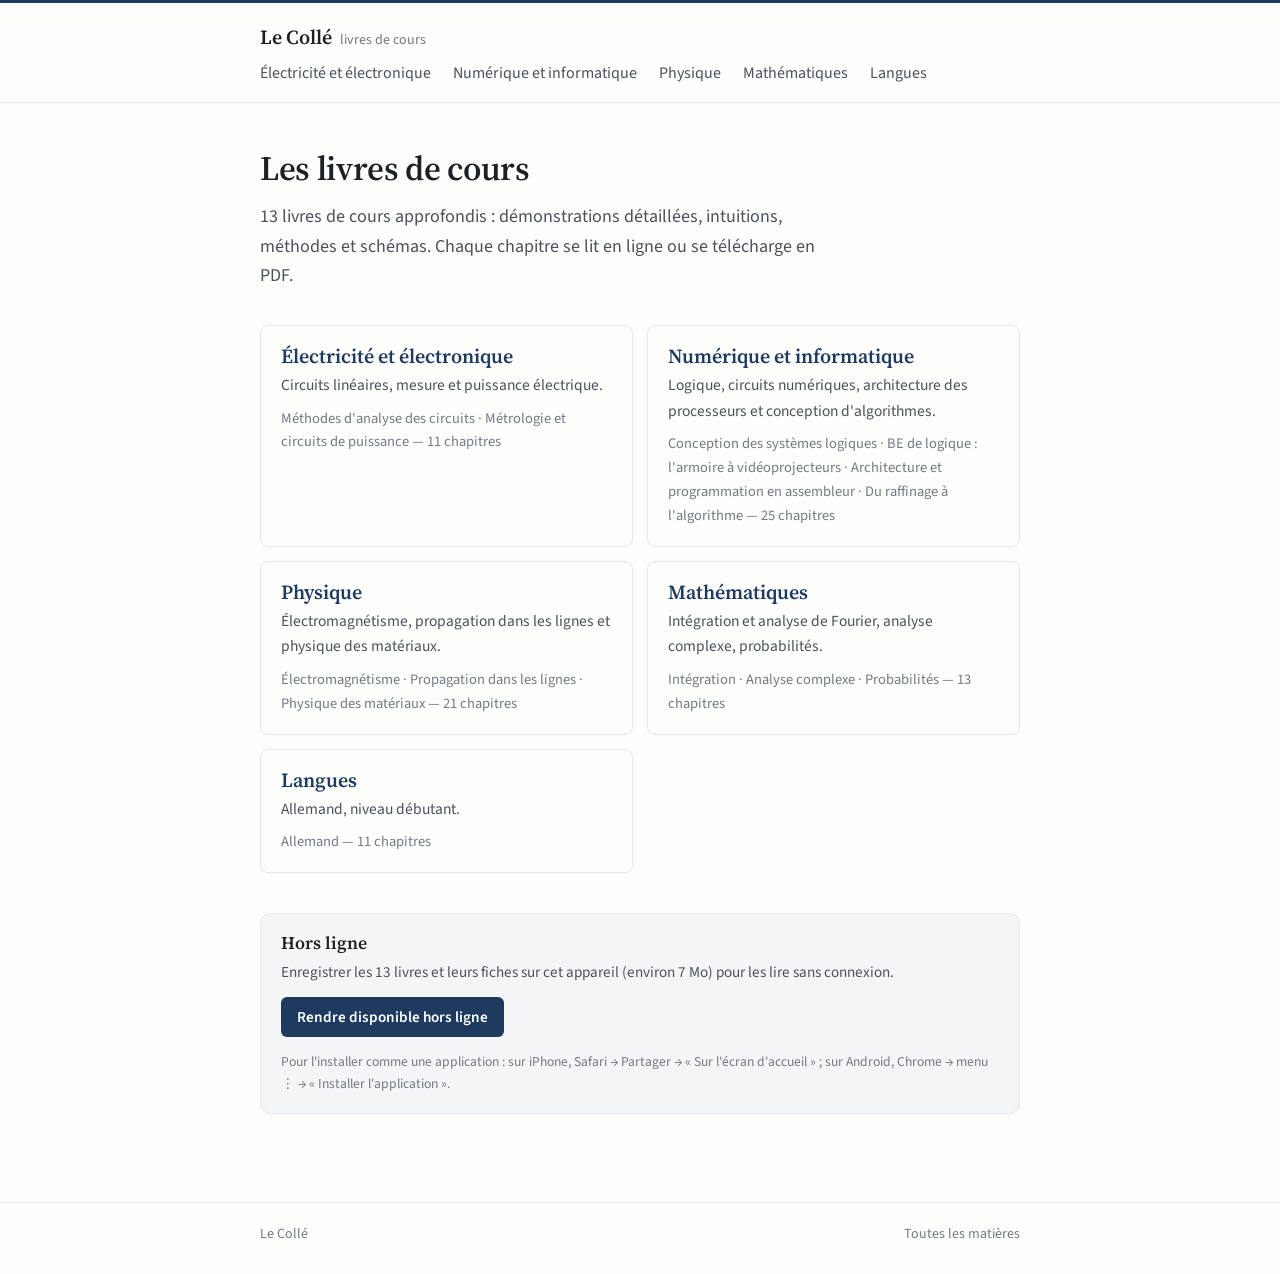
<file: index.html>
<!DOCTYPE html>
<html lang="fr">
<head>
  <meta charset="UTF-8">
  <meta name="viewport" content="width=device-width, initial-scale=1">
  <title>Le Collé — Livres de cours</title>
  <meta name="description" content="Le Collé — des livres de cours rassemblés, à lire en ligne ou à télécharger.">
  <link rel="icon" href="assets/img/favicon.svg" type="image/svg+xml">
  <link rel="manifest" href="manifest.webmanifest">
  <meta name="theme-color" content="#1f3a5f">
  <link rel="apple-touch-icon" href="assets/img/apple-touch-icon.png">
  <meta name="apple-mobile-web-app-capable" content="yes">
  <meta name="mobile-web-app-capable" content="yes">
  <meta name="apple-mobile-web-app-title" content="Le Collé">
  <meta name="apple-mobile-web-app-status-bar-style" content="default">
  <link rel="preconnect" href="https://fonts.googleapis.com">
  <link rel="preconnect" href="https://fonts.gstatic.com" crossorigin>
  <link href="https://fonts.googleapis.com/css2?family=Source+Sans+3:ital,wght@0,400;0,600;1,400&family=Source+Serif+4:opsz,wght@8..60,600&display=swap" rel="stylesheet">
  <link rel="stylesheet" href="assets/css/style.css">
</head>
<body>
  <main class="wrap" id="contenu"><noscript>Ce site a besoin de JavaScript pour afficher les cours.</noscript></main>
  <script src="data/livres.js" defer></script>
  <script src="assets/js/app.js" defer></script>
  <script src="assets/js/accueil.js" defer></script>
</body>
</html>
</file>
<file: assets/css/style.css>
/* Le Collé : feuille de style
   Une colonne de lecture, une typographie soignée, une seule couleur d'accent. */

:root {
  --bg: #fdfdfc;
  --ink: #1d2126;
  --ink-2: #4b525b;
  --muted: #737a83;
  --line: #e4e6e9;
  --soft: #f4f5f6;
  --accent: #1f3a5f;
  --ocre: #9a6a1f;
  --serif: "Source Serif 4", Georgia, serif;
  --sans: "Source Sans 3", "Segoe UI", system-ui, sans-serif;
  color-scheme: light;
}
@media (prefers-color-scheme: dark) {
  :root {
    --bg: #15181c; --ink: #e6e8eb; --ink-2: #b9bfc6; --muted: #8b929b;
    --line: #2a2f35; --soft: #1c2025; --accent: #8db6dd; --ocre: #d9a75a;
    color-scheme: dark;
  }
}

*, *::before, *::after { box-sizing: border-box; margin: 0; padding: 0; }
[hidden] { display: none !important; }
html { -webkit-text-size-adjust: 100%; }
body { background: var(--bg); color: var(--ink); font: 17px/1.65 var(--sans); }
a { color: var(--accent); text-decoration: none; }
a:hover { text-decoration: underline; text-underline-offset: 3px; }
:focus-visible { outline: 2px solid var(--accent); outline-offset: 2px; }
ul, ol { padding-left: 1.3em; }
li + li { margin-top: 4px; }
h1, h2, h3 { font-family: var(--serif); font-weight: 600; line-height: 1.25; }
code { font-size: .92em; }

/* formules : jamais de débordement de page, défilement horizontal si nécessaire */
.katex { font-size: 1.04em; }
.katex-display { overflow-x: auto; overflow-y: hidden; padding: .2em 0; margin: .5em 0; }
.formules { overflow-wrap: anywhere; }
@media (max-width: 600px) { .katex { font-size: 1em; } }

/* ---------- structure ---------- */
.wrap { max-width: 800px; margin: 0 auto; padding-left: 20px; padding-right: 20px; }
.site-head { border-bottom: 1px solid var(--line); border-top: 3px solid var(--accent); }
.site-head .wrap { display: flex; align-items: baseline; flex-wrap: wrap; gap: 6px 28px; padding-top: 18px; padding-bottom: 16px; }
.logo { font-family: var(--serif); font-weight: 600; font-size: 20px; color: var(--ink); }
.logo:hover { text-decoration: none; }
.logo small { font-family: var(--sans); font-weight: 400; font-size: 14px; color: var(--muted); margin-left: 8px; }
.site-nav { display: flex; flex-wrap: wrap; gap: 4px 22px; font-size: 16px; }
.site-nav a { color: var(--ink-2); }
.site-nav a[aria-current="page"] { color: var(--ink); font-weight: 600; }
main.wrap { padding-top: 44px; padding-bottom: 72px; }
.site-foot { border-top: 1px solid var(--line); color: var(--muted); font-size: 14px; }
.site-foot .wrap { padding-top: 20px; padding-bottom: 28px; display: flex; flex-wrap: wrap; justify-content: space-between; gap: 6px 20px; }
.site-foot a { color: var(--muted); }

/* ---------- typographie ---------- */
.kicker { color: var(--muted); font-size: 15px; margin-bottom: 6px; }
.kicker a { color: var(--muted); }
h1 { font-size: 34px; letter-spacing: -.01em; }
h2 { font-size: 23px; margin: 48px 0 14px; scroll-margin-top: 20px; }
h3 { font-size: 18px; margin: 26px 0 8px; }
p + p { margin-top: 10px; }
.intro { color: var(--ink-2); font-size: 18px; margin-top: 12px; max-width: 64ch; }
.muted, .tag { color: var(--muted); }
.tag { font-size: 14.5px; white-space: nowrap; }
@media (max-width: 600px) { h1 { font-size: 27px; } h2 { font-size: 21px; } main.wrap { padding-top: 28px; } body { font-size: 16.5px; } }

/* ---------- boutons d'action ---------- */
.actions { display: flex; flex-wrap: wrap; gap: 10px 12px; margin-top: 20px; }
.btn { display: inline-block; padding: 7px 16px; border-radius: 6px; border: 1px solid var(--accent); font-size: 15.5px; font-weight: 600; }
.btn.plein { background: var(--accent); color: var(--bg); }
.btn:hover { text-decoration: none; filter: brightness(1.08); }
.links { display: flex; flex-wrap: wrap; gap: 2px 18px; font-size: 15.5px; }
a.dl::after { content: " ↓"; }

/* ---------- accueil : matières ---------- */
.matieres { list-style: none; padding: 0; display: grid; gap: 14px; margin-top: 34px; }
@media (min-width: 680px) { .matieres { grid-template-columns: 1fr 1fr; } }
.matieres li + li { margin-top: 0; }
.carte { display: block; height: 100%; border: 1px solid var(--line); border-radius: 8px; padding: 18px 20px; color: var(--ink); }
.carte:hover { text-decoration: none; border-color: var(--accent); }
.carte h2 { font-size: 20px; margin: 0 0 4px; color: var(--accent); }
.carte p { color: var(--ink-2); font-size: 15.5px; }
.carte .tag { display: block; margin-top: 8px; white-space: normal; }

/* ---------- matière : livres et chapitres ---------- */
.livre { margin-top: 44px; padding-top: 22px; border-top: 1px solid var(--line); }
.livre h2 { margin: 0 0 6px; }
.livre > p { color: var(--ink-2); }
.chapitres { list-style: none; padding: 0; margin-top: 18px; border-top: 1px solid var(--line); }
.chapitres li { margin: 0; display: grid; grid-template-columns: 2.4em 1fr auto; gap: 0 10px; align-items: baseline; padding: 10px 0; border-bottom: 1px solid var(--line); }
.chapitres .n { color: var(--muted); font-variant-numeric: tabular-nums; }
.chapitres .partie { display: block; grid-column: 1 / -1; font-family: var(--serif); font-weight: 600; color: var(--ink-2); padding-top: 10px; }

/* ---------- chapitre ---------- */
.cadre { margin-top: 28px; display: grid; gap: 14px; }
@media (min-width: 680px) { .cadre { grid-template-columns: 3fr 2fr; } }
.bloc { background: var(--soft); border-radius: 8px; padding: 14px 18px; font-size: 15.5px; }
.bloc h3 { margin: 0 0 6px; font-family: var(--sans); font-size: 13px; letter-spacing: .06em; text-transform: uppercase; color: var(--muted); }
.essentiel { border-left: 3px solid var(--ocre); padding: 4px 0 4px 18px; margin-top: 44px; }
.essentiel h2 { margin-top: 0; color: var(--ocre); font-family: var(--sans); font-size: 14px; letter-spacing: .06em; text-transform: uppercase; }
.plan { list-style: none; padding: 0; border-top: 1px solid var(--line); }
.plan li { margin: 0; display: flex; justify-content: space-between; gap: 16px; padding: 8px 0; border-bottom: 1px solid var(--line); }
.plan .num { color: var(--muted); font-variant-numeric: tabular-nums; min-width: 3.2em; display: inline-block; }
.de { font-weight: 600; color: var(--accent); }
.fr { color: var(--muted); }
.pr { color: var(--ocre); font-size: .95em; }
.sc { font-variant: small-caps; }
.tab-wrap { overflow-x: auto; margin: 8px 0; }
table.tab { border-collapse: collapse; font-size: 15px; }
table.tab td { border: 1px solid var(--line); padding: 4px 9px; vertical-align: top; }
.pager { display: flex; justify-content: space-between; gap: 16px; margin-top: 52px; padding-top: 16px; border-top: 1px solid var(--line); font-size: 15.5px; }
.pager a { max-width: 48%; }
.pager .tag { display: block; font-size: 13.5px; white-space: normal; }
.pager a.next { text-align: right; margin-left: auto; }

/* ---------- lecteur ---------- */
body.reader { height: 100vh; height: 100dvh; overflow: hidden; display: flex; flex-direction: column; background: var(--soft); }
.rd-bar { display: flex; align-items: center; gap: 4px 16px; padding: 9px 16px; background: var(--bg); border-bottom: 1px solid var(--line); border-top: 3px solid var(--accent); flex-wrap: wrap; font-size: 15px; }
.rd-bar button, .rd-bar a { background: none; border: none; font: inherit; color: var(--accent); cursor: pointer; padding: 2px 0; }
.rd-title { flex: 1 1 200px; min-width: 0; white-space: nowrap; overflow: hidden; text-overflow: ellipsis; color: var(--ink); font-weight: 600; }
.rd-page { display: inline-flex; align-items: center; gap: 6px; color: var(--ink-2); }
.rd-page input { width: 48px; text-align: center; font: inherit; padding: 1px 2px; border: 1px solid var(--line); border-radius: 4px; background: var(--bg); color: var(--ink); }
.rd-body { flex: 1; display: flex; min-height: 0; position: relative; }
.rd-outline { width: 280px; flex: none; background: var(--bg); border-right: 1px solid var(--line); overflow: auto; padding: 14px 10px; display: none; font-size: 14.5px; }
.rd-outline.open { display: block; }
.rd-outline h4 { font-size: 13px; text-transform: uppercase; letter-spacing: .06em; color: var(--muted); padding: 0 8px 6px; }
@media (max-width: 760px) { .rd-outline.open { position: absolute; inset: 0 auto 0 0; z-index: 5; width: min(86vw, 300px); } }
.rd-outline button { display: block; width: 100%; text-align: left; padding: 4px 8px; border: none; background: none; font: inherit; color: var(--ink-2); cursor: pointer; border-radius: 4px; }
.rd-outline button:hover { color: var(--ink); background: var(--soft); }
.rd-outline button.l1 { padding-left: 22px; }
.rd-outline button.l2 { padding-left: 36px; font-size: 14px; }
.rd-outline button.cur { color: var(--accent); font-weight: 600; }
.rd-scroll { flex: 1; overflow: auto; padding: 18px 10px 40px; }
.rd-pages { display: grid; gap: 14px; justify-items: center; }
.rd-pg { background: #fff; box-shadow: 0 1px 3px rgba(0, 0, 0, .12); }
.rd-pg canvas { display: block; width: 100%; height: 100%; }
.rd-loading { position: absolute; inset: 0; display: grid; place-items: center; color: var(--muted); text-align: center; padding: 20px; }
.rd-chap { display: flex; gap: 14px; }
@media (max-width: 600px) {
  .rd-bar { padding: 8px 12px; gap: 2px 14px; }
  .rd-hide-sm { display: none; }
  .rd-title { order: -1; flex: 1 0 100%; font-size: 14.5px; }
  #rd-dl { margin-left: auto; }
}

.sr-only { position: absolute; width: 1px; height: 1px; overflow: hidden; clip: rect(0 0 0 0); white-space: nowrap; }
@media print { .site-head, .site-foot, .pager, .actions { display: none; } main.wrap { padding: 0; } }

/* Hors ligne / application installable */
.hors-ligne { margin: 2.5rem 0 1rem; padding: 1.1rem 1.25rem; border: 1px solid var(--line); border-radius: 10px; background: var(--soft); }
.hors-ligne h2 { font: 600 1.1rem/1.3 var(--serif); margin: 0 0 .35rem; padding: 0; border: 0; }
.hors-ligne p { color: var(--ink-2); font-size: .95rem; }
.hl-btn { margin: .75rem 0 .25rem; font: 600 .95rem var(--sans); color: #fff; background: var(--accent); border: 0; border-radius: 6px; padding: .55rem 1rem; cursor: pointer; }
@media (prefers-color-scheme: dark) { .hl-btn { color: #15181c; } }
.hl-btn:disabled { opacity: .7; cursor: progress; }
.hl-msg { color: var(--ocre); }
.hl-aide { margin-top: .6rem; font-size: .85rem !important; color: var(--muted) !important; }
</file>
